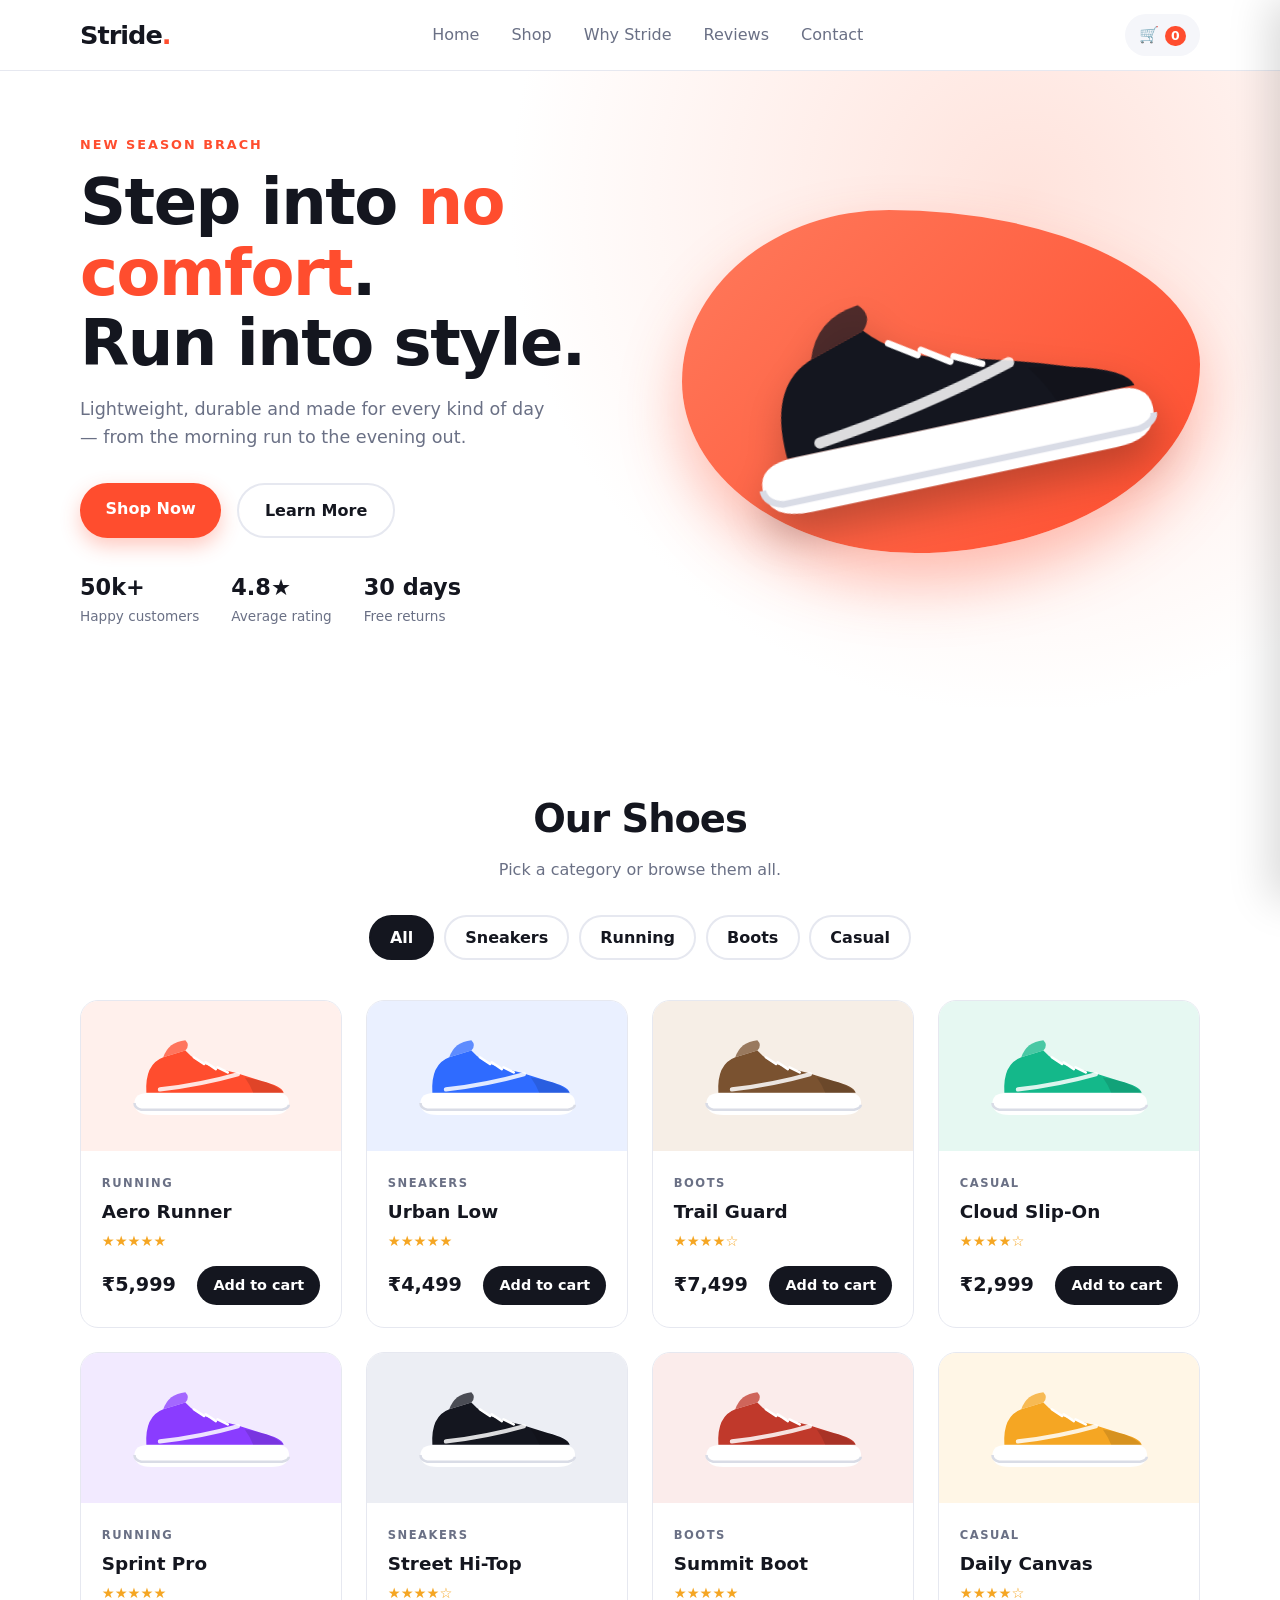
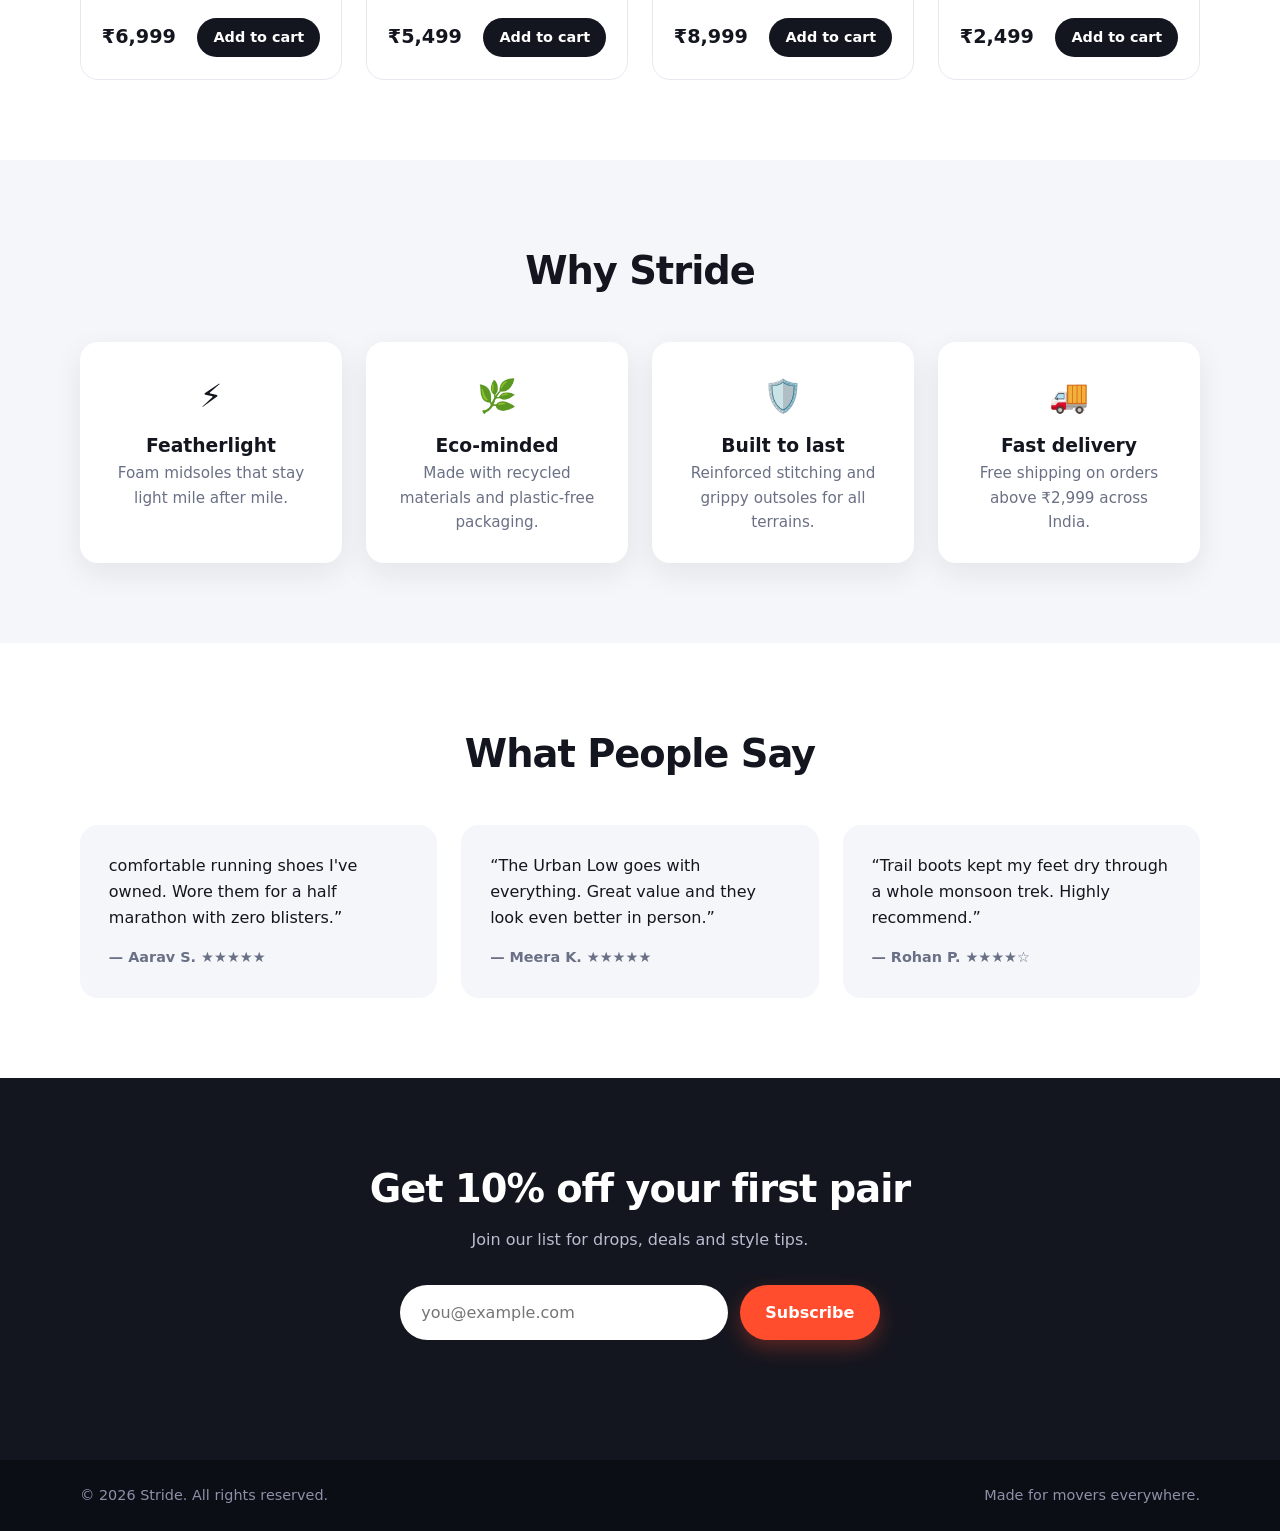
<file: index.html>
<!DOCTYPE html>
<html lang="en">
<head>
  <meta charset="UTF-8" />
  <meta name="viewport" content="width=device-width, initial-scale=1.0" />
  <title>Stride — Shoes Built to Move</title>
  <meta name="description" content="Stride is a one-page shoe store: sneakers, runners, boots and casuals." />
  <link rel="stylesheet" href="style.css" />
</head>
<body>

  <!-- Header -->
  <header class="site-header">
    <div class="container nav">
      <a href="#home" class="logo">Stride<span>.</span></a>

      <nav id="nav-menu" class="nav-links" aria-label="Main">
        <a href="login.html" >Home</a>
        <a href="#shop">Shop</a>
        <a href="#features">Why Stride</a>
        <a href="#reviews">Reviews</a>
        <a href="#contact">Contact</a>
      </nav>

      <div class="nav-actions">
        <button id="cart-btn" class="cart-btn" aria-label="Open cart">
          🛒 <span id="cart-count" class="cart-count">0</span>
        </button>
        <button id="menu-toggle" class="menu-toggle" aria-label="Toggle menu" aria-expanded="false">☰</button>
      </div>
    </div>
  </header>

  <main>
    <!-- Hero -->
    <section id="home" class="hero">
      <div class="container hero-grid">
        <div class="hero-text">
          <p class="eyebrow">New Season brach</p>
          <h1>Step into <em>no comfort</em>.<br />Run into style.</h1>
          <p class="lead">Lightweight, durable and made for every kind of day — from the morning run to the evening out.</p>
          <div class="hero-cta">
            <a href="#shop" class="btn btn-primary">Shop Now</a>
            <a href="#features" class="btn btn-ghost">Learn More</a>
          </div>
          <ul class="stats">
            <li><strong>50k+</strong><span>Happy customers</span></li>
            <li><strong>4.8★</strong><span>Average rating</span></li>
            <li><strong>30 days</strong><span>Free returns</span></li>
          </ul>
        </div>
        <div class="hero-visual" id="hero-shoe" aria-hidden="true"></div>
      </div>
    </section>

    <!-- Shop -->
    <section id="shop" class="section">
      <div class="container">
        <h2 class="section-title">Our Shoes</h2>
        <p class="section-sub">Pick a category or browse them all.</p>

        <div class="filters" role="group" aria-label="Filter shoes">
          <button class="filter active" data-filter="all">All</button>
          <button class="filter" data-filter="sneakers">Sneakers</button>
          <button class="filter" data-filter="running">Running</button>
          <button class="filter" data-filter="boots">Boots</button>
          <button class="filter" data-filter="casual">Casual</button>
        </div>

        <div id="product-grid" class="product-grid"></div>
      </div>
    </section>

    <!-- Features -->
    <section id="features" class="section section-alt">
      <div class="container">
        <h2 class="section-title">Why Stride</h2>
        <div class="features">
          <article class="feature">
            <div class="icon">⚡</div>
            <h3>Featherlight</h3>
            <p>Foam midsoles that stay light mile after mile.</p>
          </article>
          <article class="feature">
            <div class="icon">🌿</div>
            <h3>Eco-minded</h3>
            <p>Made with recycled materials and plastic-free packaging.</p>
          </article>
          <article class="feature">
            <div class="icon">🛡️</div>
            <h3>Built to last</h3>
            <p>Reinforced stitching and grippy outsoles for all terrains.</p>
          </article>
          <article class="feature">
            <div class="icon">🚚</div>
            <h3>Fast delivery</h3>
            <p>Free shipping on orders above ₹2,999 across India.</p>
          </article>
        </div>
      </div>
    </section>

    <!-- Reviews -->
    <section id="reviews" class="section">
      <div class="container">
        <h2 class="section-title">What People Say</h2>
        <div class="reviews">
          <blockquote class="review">
            <p> comfortable running shoes I've owned. Wore them for a half marathon with zero blisters.”</p>
            <footer>— Aarav S. ★★★★★</footer>
          </blockquote>
          <blockquote class="review">
            <p>“The Urban Low goes with everything. Great value and they look even better in person.”</p>
            <footer>— Meera K. ★★★★★</footer>
          </blockquote>
          <blockquote class="review">
            <p>“Trail boots kept my feet dry through a whole monsoon trek. Highly recommend.”</p>
            <footer>— Rohan P. ★★★★☆</footer>
          </blockquote>
        </div>
      </div>
    </section>

    <!-- Newsletter / Contact -->
    <section id="contact" class="section newsletter">
      <div class="container">
        <h2 class="section-title">Get 10% off your first pair</h2>
        <p class="section-sub">Join our list for drops, deals and style tips.</p>
        <form id="newsletter-form" class="newsletter-form" novalidate>
          <label for="email" class="sr-only">Email address</label>
          <input type="email" id="email" placeholder="you@example.com" required />
          <button type="submit" class="btn btn-primary">Subscribe</button>
        </form>
        <p id="form-msg" class="form-msg" role="status"></p>
      </div>
    </section>
  </main>

  <footer class="site-footer">
    <div class="container footer-inner">
      <span>© <span id="year"></span> Stride. All rights reserved.</span>
      <span>Made for movers everywhere.</span>
    </div>
  </footer>

  <!-- Cart drawer -->
  <div id="overlay" class="overlay"></div>
  <aside id="cart-drawer" class="cart-drawer" aria-label="Shopping cart" aria-hidden="true">
    <div class="cart-head">
      <h3>Your Cart</h3>
      <button id="cart-close" class="icon-btn" aria-label="Close cart">✕</button>
    </div>
    <ul id="cart-items" class="cart-items"></ul>
    <div class="cart-foot">
      <div class="cart-total"><span>Total</span><strong id="cart-total">₹0</strong></div>
      <button id="checkout-btn" class="btn btn-primary btn-block">Checkout</button>
      <button id="clear-btn" class="btn btn-ghost btn-block">Clear cart</button>
    </div>
  </aside>

  <div id="toast" class="toast" role="status"></div>

  <script src="script.js"></script>
</body>
</html>
</file>
<file: style.css>
/* ---------- Base ---------- */
:root {
  --bg: #ffffff;
  --bg-alt: #f5f6fa;
  --text: #14161f;
  --muted: #6a7085;
  --brand: #ff4d2e;
  --brand-dark: #e03a1d;
  --card: #ffffff;
  --border: #e6e8f0;
  --shadow: 0 10px 30px rgba(20, 22, 31, 0.08);
  --radius: 18px;
}

* { box-sizing: border-box; margin: 0; padding: 0; }
html { scroll-behavior: smooth; }
body {
  font-family: "Segoe UI", system-ui, -apple-system, Roboto, Arial, sans-serif;
  color: var(--text);
  background: var(--bg);
  line-height: 1.6;
}
img, svg { max-width: 100%; display: block; }
a { color: inherit; text-decoration: none; }
button { font: inherit; cursor: pointer; border: none; background: none; color: inherit; }
ul { list-style: none; }

.container { width: min(1120px, 92%); margin-inline: auto; }
.sr-only {
  position: absolute; width: 1px; height: 1px; overflow: hidden;
  clip: rect(0 0 0 0); white-space: nowrap;
}

/* ---------- Buttons ---------- */
.btn {
  display: inline-block;
  padding: 0.8rem 1.6rem;
  border-radius: 999px;
  font-weight: 600;
  transition: transform 0.2s, background 0.2s, box-shadow 0.2s;
}
.btn:hover { transform: translateY(-2px); }
.btn-primary { background: var(--brand); color: #fff; box-shadow: 0 8px 20px rgba(255, 77, 46, 0.3); }
.btn-primary:hover { background: var(--brand-dark); }
.btn-ghost { border: 2px solid var(--border); }
.btn-ghost:hover { border-color: var(--text); }
.btn-block { width: 100%; text-align: center; }

/* ---------- Header ---------- */
.site-header {
  position: sticky; top: 0; z-index: 50;
  background: rgba(255, 255, 255, 0.9);
  backdrop-filter: blur(10px);
  border-bottom: 1px solid var(--border);
}
.nav { display: flex; align-items: center; justify-content: space-between; height: 70px; }
.logo { font-size: 1.6rem; font-weight: 800; letter-spacing: -1px; }
.logo span { color: var(--brand); }
.nav-links { display: flex; gap: 2rem; }
.nav-links a { font-weight: 500; color: var(--muted); transition: color 0.2s; }
.nav-links a:hover, .nav-links a.active { color: var(--text); }
.nav-actions { display: flex; align-items: center; gap: 0.75rem; }
.cart-btn {
  position: relative; padding: 0.5rem 0.9rem; border-radius: 999px;
  background: var(--bg-alt); font-weight: 600;
}
.cart-count {
  display: inline-block; min-width: 20px; padding: 0 6px;
  background: var(--brand); color: #fff; border-radius: 999px;
  font-size: 0.78rem; text-align: center;
}
.cart-count.bump { animation: bump 0.3s; }
@keyframes bump { 50% { transform: scale(1.4); } }
.menu-toggle { display: none; font-size: 1.5rem; }

/* ---------- Hero ---------- */
.hero {
  padding: 4rem 0 5rem;
  background: radial-gradient(circle at 80% 20%, #ffe3dc 0, transparent 45%), var(--bg);
}
.hero-grid { display: grid; grid-template-columns: 1.1fr 1fr; align-items: center; gap: 2rem; }
.eyebrow { color: var(--brand); font-weight: 700; text-transform: uppercase; letter-spacing: 2px; font-size: 0.8rem; }
.hero h1 { font-size: clamp(2.4rem, 5vw, 4rem); line-height: 1.1; margin: 0.75rem 0 1rem; letter-spacing: -1.5px; }
.hero h1 em { font-style: normal; color: var(--brand); }
.lead { color: var(--muted); font-size: 1.1rem; max-width: 480px; }
.hero-cta { display: flex; gap: 1rem; margin: 2rem 0; flex-wrap: wrap; }
.stats { display: flex; gap: 2rem; flex-wrap: wrap; }
.stats li { display: flex; flex-direction: column; }
.stats strong { font-size: 1.4rem; }
.stats span { color: var(--muted); font-size: 0.85rem; }

.hero-visual {
  background: linear-gradient(135deg, #ff7a5c, #ff4d2e);
  border-radius: 40% 60% 55% 45% / 50% 45% 55% 50%;
  padding: 2.5rem;
  animation: float 5s ease-in-out infinite;
  box-shadow: 0 30px 60px rgba(255, 77, 46, 0.35);
}
.hero-visual svg { transform: rotate(-12deg); filter: drop-shadow(0 20px 20px rgba(0, 0, 0, 0.25)); }
@keyframes float { 50% { transform: translateY(-14px); } }

/* ---------- Sections ---------- */
.section { padding: 5rem 0; }
.section-alt { background: var(--bg-alt); }
.section-title { font-size: clamp(1.8rem, 3vw, 2.4rem); text-align: center; letter-spacing: -1px; }
.section-sub { text-align: center; color: var(--muted); margin: 0.5rem 0 2rem; }

/* ---------- Filters ---------- */
.filters { display: flex; justify-content: center; gap: 0.6rem; flex-wrap: wrap; margin-bottom: 2.5rem; }
.filter {
  padding: 0.5rem 1.2rem; border-radius: 999px;
  border: 2px solid var(--border); font-weight: 600; transition: all 0.2s;
}
.filter:hover { border-color: var(--text); }
.filter.active { background: var(--text); color: #fff; border-color: var(--text); }

/* ---------- Products ---------- */
.product-grid { display: grid; grid-template-columns: repeat(auto-fill, minmax(250px, 1fr)); gap: 1.5rem; }
.card {
  background: var(--card); border: 1px solid var(--border);
  border-radius: var(--radius); overflow: hidden;
  transition: transform 0.25s, box-shadow 0.25s;
  animation: fadeUp 0.45s both;
}
.card:hover { transform: translateY(-6px); box-shadow: var(--shadow); }
@keyframes fadeUp { from { opacity: 0; transform: translateY(16px); } to { opacity: 1; transform: none; } }
.card-img { padding: 1.5rem; display: grid; place-items: center; transition: transform 0.3s; }
.card:hover .card-img svg { transform: rotate(-8deg) scale(1.06); }
.card-img svg { transition: transform 0.3s; width: 80%; }
.card-body { padding: 1.1rem 1.3rem 1.4rem; }
.tag { font-size: 0.72rem; text-transform: uppercase; letter-spacing: 1.5px; color: var(--muted); font-weight: 700; }
.card-body h3 { margin: 0.2rem 0; font-size: 1.15rem; }
.rating { color: #f5a623; font-size: 0.9rem; }
.card-foot { display: flex; align-items: center; justify-content: space-between; margin-top: 0.8rem; }
.price { font-size: 1.2rem; font-weight: 800; }
.add-btn {
  background: var(--text); color: #fff; padding: 0.5rem 1rem;
  border-radius: 999px; font-size: 0.9rem; font-weight: 600; transition: background 0.2s;
}
.add-btn:hover { background: var(--brand); }

/* ---------- Features ---------- */
.features { display: grid; grid-template-columns: repeat(auto-fit, minmax(220px, 1fr)); gap: 1.5rem; margin-top: 2.5rem; }
.feature { background: #fff; padding: 1.8rem; border-radius: var(--radius); box-shadow: var(--shadow); text-align: center; }
.feature .icon { font-size: 2rem; margin-bottom: 0.6rem; }
.feature p { color: var(--muted); font-size: 0.95rem; }

/* ---------- Reviews ---------- */
.reviews { display: grid; grid-template-columns: repeat(auto-fit, minmax(260px, 1fr)); gap: 1.5rem; margin-top: 2.5rem; }
.review { background: var(--bg-alt); padding: 1.8rem; border-radius: var(--radius); }
.review p { margin-bottom: 1rem; }
.review footer { color: var(--muted); font-weight: 600; font-size: 0.9rem; }

/* ---------- Newsletter ---------- */
.newsletter { background: var(--text); color: #fff; }
.newsletter .section-sub { color: #b9bdd0; }
.newsletter-form { display: flex; gap: 0.75rem; max-width: 480px; margin: 0 auto; }
.newsletter-form input {
  flex: 1; padding: 0.8rem 1.2rem; border-radius: 999px;
  border: 2px solid transparent; font: inherit; outline: none;
}
.newsletter-form input:focus { border-color: var(--brand); }
.form-msg { text-align: center; margin-top: 1rem; min-height: 1.5em; font-weight: 600; }
.form-msg.error { color: #ff8a75; }
.form-msg.success { color: #7be0a0; }

/* ---------- Footer ---------- */
.site-footer { padding: 1.5rem 0; background: #0c0e15; color: #8c91a8; font-size: 0.9rem; }
.footer-inner { display: flex; justify-content: space-between; flex-wrap: wrap; gap: 0.5rem; }

/* ---------- Cart drawer ---------- */
.overlay {
  position: fixed; inset: 0; background: rgba(0, 0, 0, 0.45);
  opacity: 0; pointer-events: none; transition: opacity 0.3s; z-index: 90;
}
.overlay.show { opacity: 1; pointer-events: auto; }
.cart-drawer {
  position: fixed; top: 0; right: 0; height: 100%; width: min(400px, 100%);
  background: #fff; z-index: 100; display: flex; flex-direction: column;
  transform: translateX(100%); transition: transform 0.35s ease;
  box-shadow: -10px 0 40px rgba(0, 0, 0, 0.15);
}
.cart-drawer.open { transform: none; }
.cart-head { display: flex; justify-content: space-between; align-items: center; padding: 1.2rem 1.4rem; border-bottom: 1px solid var(--border); }
.icon-btn { font-size: 1.2rem; padding: 0.3rem 0.6rem; border-radius: 8px; }
.icon-btn:hover { background: var(--bg-alt); }
.cart-items { flex: 1; overflow-y: auto; padding: 1rem 1.4rem; }
.cart-empty { color: var(--muted); text-align: center; margin-top: 2rem; }
.cart-item { display: grid; grid-template-columns: 64px 1fr auto; gap: 0.8rem; align-items: center; padding: 0.8rem 0; border-bottom: 1px solid var(--border); }
.cart-thumb { width: 64px; height: 64px; border-radius: 12px; display: grid; place-items: center; }
.cart-thumb svg { width: 85%; }
.cart-item h4 { font-size: 0.95rem; }
.cart-item .price { font-size: 0.95rem; }
.qty { display: inline-flex; align-items: center; gap: 0.5rem; margin-top: 0.3rem; }
.qty button { width: 24px; height: 24px; border-radius: 50%; background: var(--bg-alt); font-weight: 700; }
.qty button:hover { background: var(--brand); color: #fff; }
.remove { color: var(--muted); font-size: 1.1rem; }
.remove:hover { color: var(--brand); }
.cart-foot { padding: 1.2rem 1.4rem; border-top: 1px solid var(--border); display: grid; gap: 0.7rem; }
.cart-total { display: flex; justify-content: space-between; font-size: 1.15rem; }

/* ---------- Toast ---------- */
.toast {
  position: fixed; left: 50%; bottom: 24px; transform: translate(-50%, 30px);
  background: var(--text); color: #fff; padding: 0.7rem 1.4rem; border-radius: 999px;
  opacity: 0; pointer-events: none; transition: all 0.3s; z-index: 120; font-weight: 600;
}
.toast.show { opacity: 1; transform: translate(-50%, 0); }

/* ---------- Responsive ---------- */
@media (max-width: 820px) {
  .hero-grid { grid-template-columns: 1fr; text-align: center; }
  .lead { margin-inline: auto; }
  .hero-cta, .stats { justify-content: center; }
  .hero-visual { max-width: 360px; margin: 1rem auto 0; }

  .menu-toggle { display: block; }
  .nav-links {
    position: absolute; top: 70px; left: 0; right: 0;
    background: #fff; flex-direction: column; gap: 0; padding: 0.5rem 4%;
    border-bottom: 1px solid var(--border);
    max-height: 0; overflow: hidden; transition: max-height 0.3s;
  }
  .nav-links.open { max-height: 320px; }
  .nav-links a { padding: 0.9rem 0; border-bottom: 1px solid var(--border); }
  .newsletter-form { flex-direction: column; }
}

@media (prefers-reduced-motion: reduce) {
  * { animation: none !important; transition: none !important; }
}
</file>
